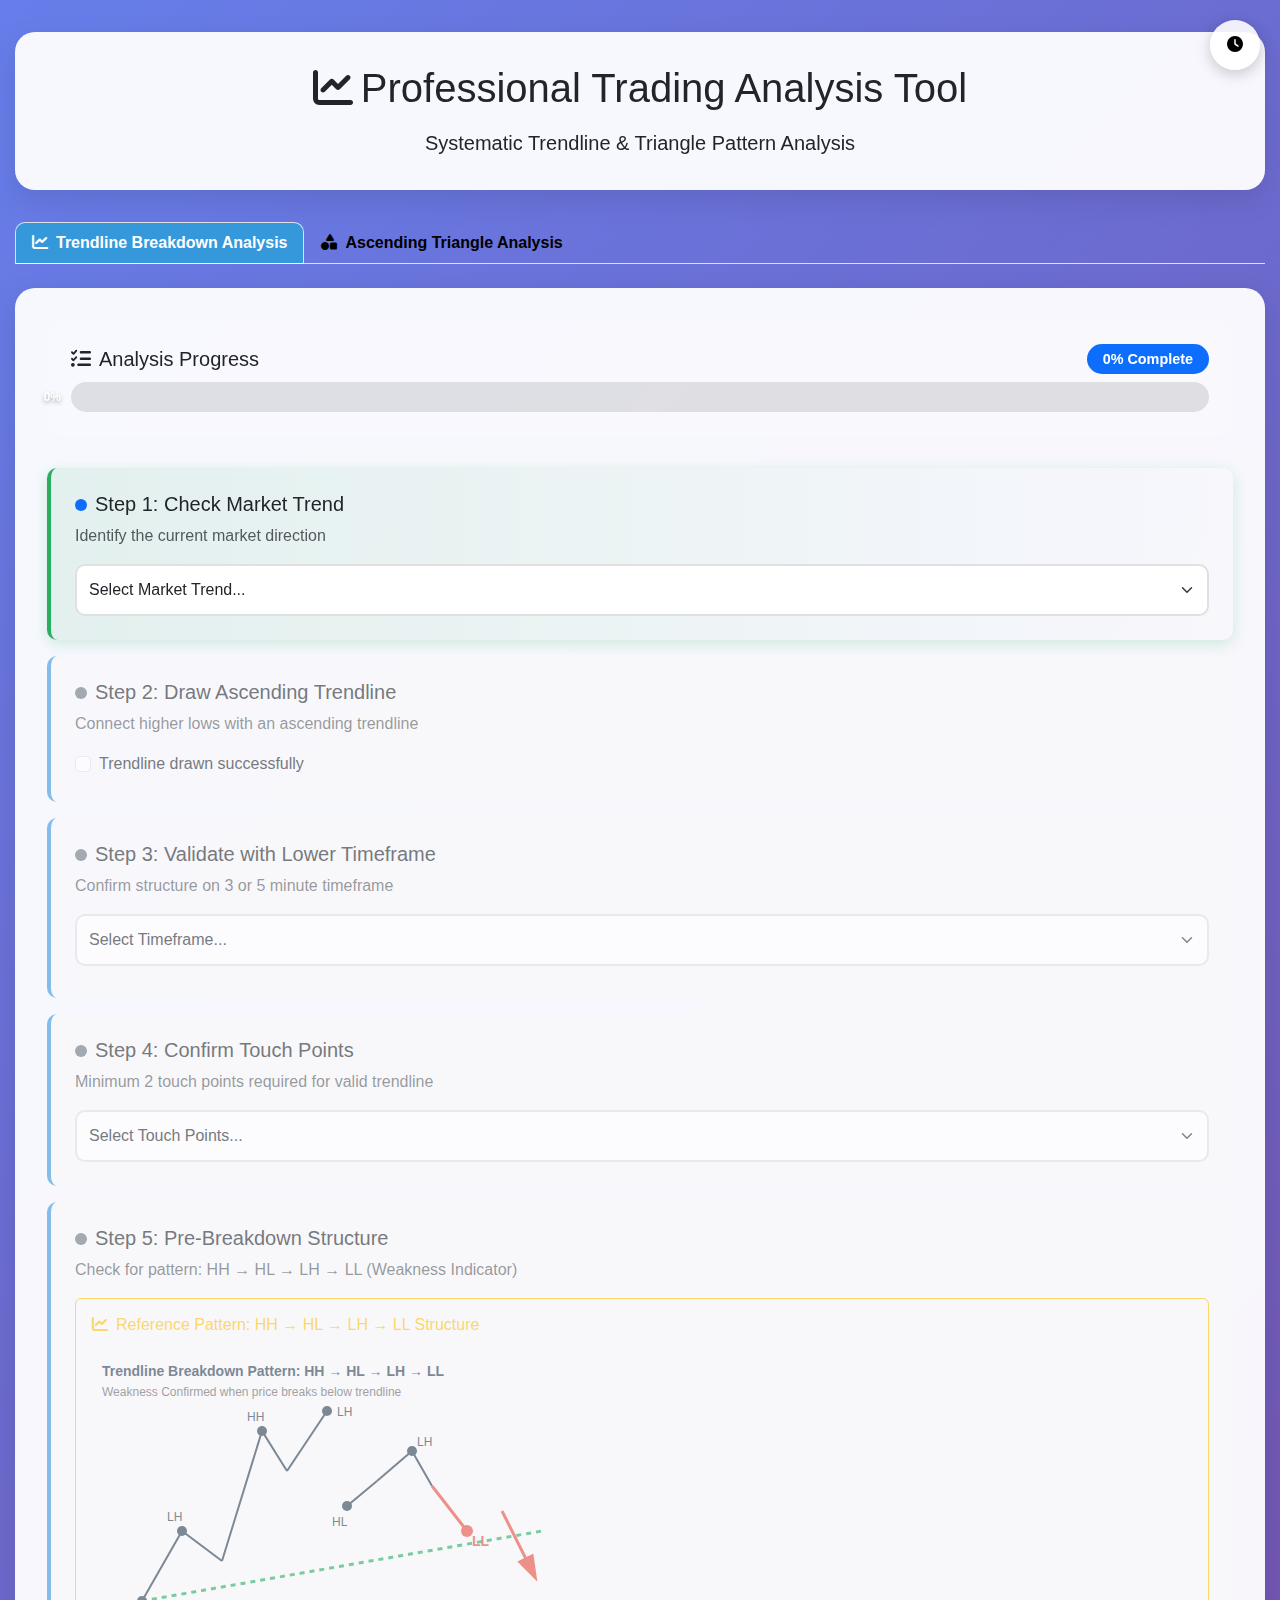
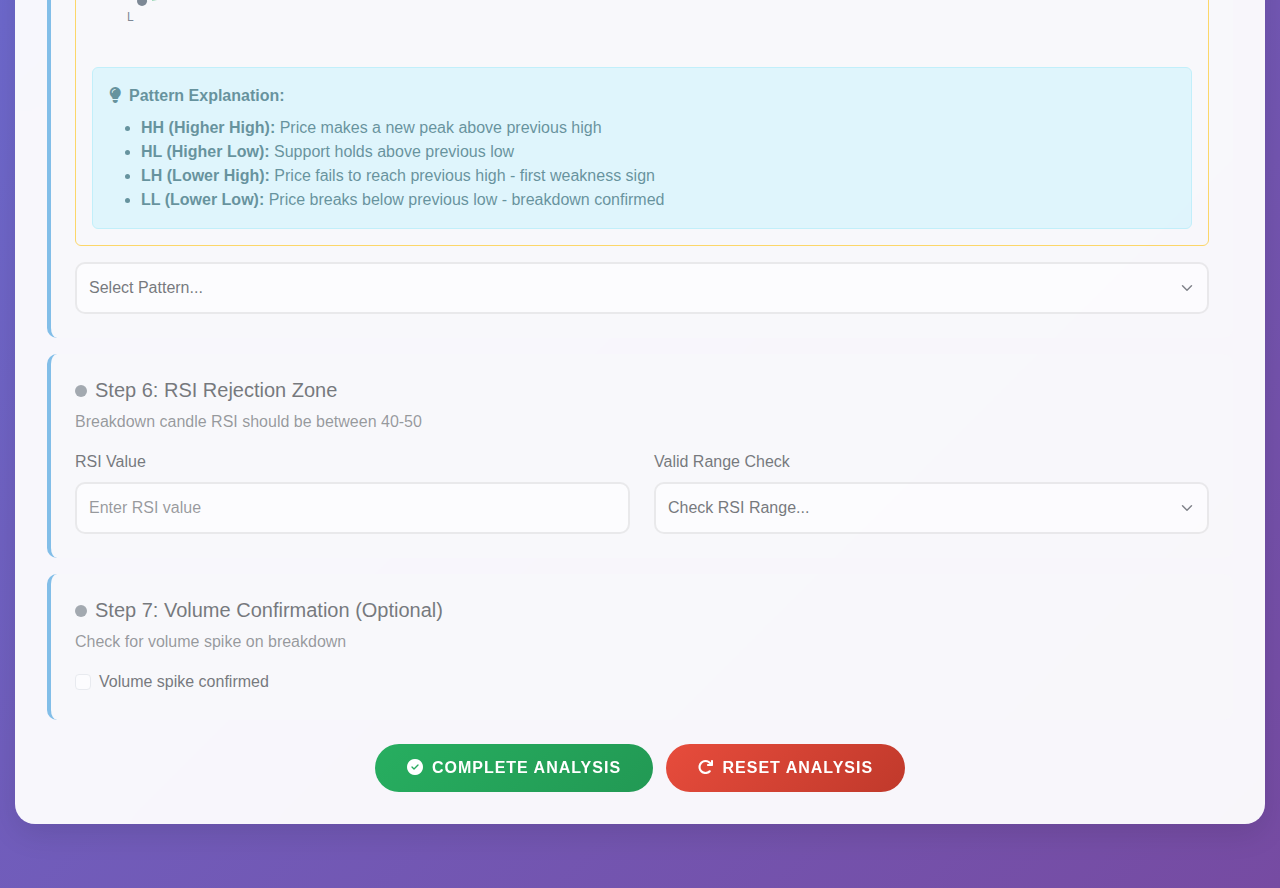
<file: strategy.html>
<!DOCTYPE html>
<html lang="en">
<head>
    <meta charset="UTF-8">
    <meta name="viewport" content="width=device-width, initial-scale=1.0">
    <title>Trading Analysis Tool - Professional Edition</title>
    <link href="https://cdn.jsdelivr.net/npm/bootstrap@5.3.0/dist/css/bootstrap.min.css" rel="stylesheet">
    <link rel="stylesheet" href="https://cdnjs.cloudflare.com/ajax/libs/font-awesome/6.4.0/css/all.min.css">
    <link rel="stylesheet" type="text/css" href="./css/style.css">
    <style>
        :root {
            --primary-color: #2c3e50;
            --secondary-color: #3498db;
            --success-color: #27ae60;
            --danger-color: #e74c3c;
            --warning-color: #f39c12;
            --light-bg: #ecf0f1;
            --dark-bg: #1a1a2e;
            --card-shadow: 0 10px 30px rgba(0,0,0,0.1);
            --transition: all 0.3s cubic-bezier(0.4, 0, 0.2, 1);
        }

        body {
            font-family: 'Segoe UI', Tahoma, Geneva, Verdana, sans-serif;
            background: linear-gradient(135deg, #667eea 0%, #764ba2 100%);
            min-height: 100vh;
            padding: 2rem 0;
            transition: var(--transition);
        }

        body.dark-mode {
            background: linear-gradient(135deg, #1a1a2e 0%, #16213e 100%);
        }

        .main-container {
            max-width: 1400px;
            margin: 0 auto;
            padding: 0 15px;
        }

        .header {
            background: rgba(255, 255, 255, 0.95);
            backdrop-filter: blur(10px);
            border-radius: 20px;
            padding: 2rem;
            margin-bottom: 2rem;
            box-shadow: var(--card-shadow);
            animation: slideDown 0.6s ease-out;
        }

        body.dark-mode .header {
            background: rgba(26, 26, 46, 0.95);
            color: #fff;
        }

        @keyframes slideDown {
            from {
                opacity: 0;
                transform: translateY(-30px);
            }
            to {
                opacity: 1;
                transform: translateY(0);
            }
        }

        .theme-toggle {
            position: fixed;
            top: 20px;
            right: 20px;
            z-index: 1000;
            background: rgba(255, 255, 255, 0.9);
            border: none;
            border-radius: 50%;
            width: 50px;
            height: 50px;
            cursor: pointer;
            box-shadow: 0 4px 15px rgba(0,0,0,0.2);
            transition: var(--transition);
        }

        body.dark-mode .theme-toggle {
            background: rgba(26, 26, 46, 0.9);
            color: #fff;
        }

        .theme-toggle:hover {
            transform: rotate(180deg) scale(1.1);
        }

        .analysis-card {
            background: rgba(255, 255, 255, 0.95);
            backdrop-filter: blur(10px);
            border-radius: 20px;
            padding: 2rem;
            margin-bottom: 2rem;
            box-shadow: var(--card-shadow);
            transition: var(--transition);
            animation: fadeInUp 0.6s ease-out;
        }

        body.dark-mode .analysis-card {
            background: rgba(26, 26, 46, 0.95);
            color: #fff;
        }

        @keyframes fadeInUp {
            from {
                opacity: 0;
                transform: translateY(30px);
            }
            to {
                opacity: 1;
                transform: translateY(0);
            }
        }

        .analysis-card:hover {
            transform: translateY(-5px);
            box-shadow: 0 15px 40px rgba(0,0,0,0.15);
        }

        .step-item {
            background: #f8f9fa;
            border-left: 4px solid var(--secondary-color);
            padding: 1.5rem;
            margin-bottom: 1rem;
            border-radius: 10px;
            transition: var(--transition);
            opacity: 0.6;
        }

        body.dark-mode .step-item {
            background: #16213e;
            border-left-color: var(--secondary-color);
        }

        body.dark-mode .step-item .bg-light {
            background: #1a1a2e !important;
        }

        .step-item.active {
            opacity: 1;
            border-left-color: var(--success-color);
            background: linear-gradient(to right, rgba(39, 174, 96, 0.1), transparent);
            box-shadow: 0 4px 15px rgba(39, 174, 96, 0.2);
        }

        .step-item.completed {
            opacity: 1;
            border-left-color: var(--success-color);
            background: rgba(39, 174, 96, 0.05);
        }

        .step-item.invalid {
            border-left-color: var(--danger-color);
            background: rgba(231, 76, 60, 0.05);
        }

        .form-check-input:checked {
            background-color: var(--success-color);
            border-color: var(--success-color);
        }

        .btn-custom {
            padding: 0.75rem 2rem;
            border-radius: 50px;
            font-weight: 600;
            text-transform: uppercase;
            letter-spacing: 1px;
            transition: var(--transition);
            border: none;
            position: relative;
            overflow: hidden;
        }

        .btn-custom:before {
            content: '';
            position: absolute;
            top: 50%;
            left: 50%;
            width: 0;
            height: 0;
            border-radius: 50%;
            background: rgba(255, 255, 255, 0.3);
            transform: translate(-50%, -50%);
            transition: width 0.6s, height 0.6s;
        }

        .btn-custom:hover:before {
            width: 300px;
            height: 300px;
        }

        .btn-primary-custom {
            background: linear-gradient(135deg, var(--secondary-color), #2980b9);
            color: white;
        }

        .btn-success-custom {
            background: linear-gradient(135deg, var(--success-color), #229954);
            color: white;
        }

        .btn-danger-custom {
            background: linear-gradient(135deg, var(--danger-color), #c0392b);
            color: white;
        }

        .progress-container {
            background: rgba(255, 255, 255, 0.1);
            border-radius: 15px;
            padding: 1.5rem;
            margin-bottom: 2rem;
        }

        .progress {
            height: 30px;
            border-radius: 15px;
            overflow: visible;
            background: rgba(0, 0, 0, 0.1);
        }

        .progress-bar {
            background: linear-gradient(90deg, var(--success-color), #2ecc71);
            border-radius: 15px;
            transition: width 0.6s ease;
            position: relative;
            overflow: visible;
        }

        .progress-label {
            position: absolute;
            right: 10px;
            top: 50%;
            transform: translateY(-50%);
            font-weight: 700;
            color: white;
            text-shadow: 0 2px 4px rgba(0,0,0,0.3);
        }

        .badge-custom {
            padding: 0.5rem 1rem;
            border-radius: 20px;
            font-size: 0.9rem;
            font-weight: 600;
            animation: pulse 2s infinite;
        }

        @keyframes pulse {
            0%, 100% {
                transform: scale(1);
            }
            50% {
                transform: scale(1.05);
            }
        }

        .status-indicator {
            display: inline-block;
            width: 12px;
            height: 12px;
            border-radius: 50%;
            margin-right: 8px;
            animation: blink 1.5s infinite;
        }

        @keyframes blink {
            0%, 100% {
                opacity: 1;
            }
            50% {
                opacity: 0.3;
            }
        }

        .result-card {
            background: linear-gradient(135deg, var(--success-color), #229954);
            color: white;
            border-radius: 20px;
            padding: 2rem;
            text-align: center;
            box-shadow: 0 10px 30px rgba(39, 174, 96, 0.3);
            animation: scaleIn 0.5s ease-out;
        }

        @keyframes scaleIn {
            from {
                transform: scale(0.8);
                opacity: 0;
            }
            to {
                transform: scale(1);
                opacity: 1;
            }
        }

        .nav-tabs .nav-link {
            border-radius: 10px 10px 0 0;
            font-weight: 600;
            transition: var(--transition);
        }

        .nav-tabs .nav-link.active {
            background: var(--secondary-color);
            color: white;
        }

        select.form-select, input.form-control {
            border-radius: 10px;
            border: 2px solid #e0e0e0;
            padding: 0.75rem;
            transition: var(--transition);
        }

        select.form-select:focus, input.form-control:focus {
            border-color: var(--secondary-color);
            box-shadow: 0 0 0 0.2rem rgba(52, 152, 219, 0.25);
        }

        body.dark-mode select.form-select, 
        body.dark-mode input.form-control {
            background: #16213e;
            color: #fff;
            border-color: #2c3e50;
        }

        .info-tooltip {
            cursor: help;
            color: var(--secondary-color);
            margin-left: 5px;
        }

        .modal-content {
            border-radius: 20px;
            border: none;
        }

        .modal-header {
            background: linear-gradient(135deg, var(--secondary-color), #2980b9);
            color: white;
            border-radius: 20px 20px 0 0;
        }

        @media (max-width: 768px) {
            .analysis-card {
                padding: 1.5rem;
            }
            
            .btn-custom {
                padding: 0.6rem 1.5rem;
                font-size: 0.9rem;
            }
        }
    </style>
</head>
<body>
    <button class="theme-toggle" onclick="window.location.href='./watch.html'">
        <i class="fas fa-clock"></i>
    </button>

    <div class="main-container">
        <div class="header text-center">
            <h1 class="mb-3"><i class="fas fa-chart-line me-2"></i>Professional Trading Analysis Tool</h1>
            <p class="lead mb-0">Systematic Trendline & Triangle Pattern Analysis</p>
        </div>

        <ul class="nav nav-tabs mb-4" id="analysisTabs" role="tablist">
            <li class="nav-item" role="presentation">
                <button class="nav-link active" id="trendline-tab" data-bs-toggle="tab" data-bs-target="#trendline" type="button">
                    <i class="fas fa-chart-line me-2"></i>Trendline Breakdown Analysis
                </button>
            </li>
            <li class="nav-item" role="presentation">
                <button class="nav-link" id="triangle-tab" data-bs-toggle="tab" data-bs-target="#triangle" type="button">
                    <i class="fas fa-shapes me-2"></i>Ascending Triangle Analysis
                </button>
            </li>
        </ul>

        <div class="tab-content" id="analysisTabContent">
            <!-- Trendline Breakdown Analysis -->
            <div class="tab-pane fade show active" id="trendline" role="tabpanel">
                <div class="analysis-card">
                    <div class="progress-container">
                        <div class="d-flex justify-content-between align-items-center mb-2">
                            <h5 class="mb-0"><i class="fas fa-tasks me-2"></i>Analysis Progress</h5>
                            <span class="badge bg-primary badge-custom" id="trendlineProgressBadge">0% Complete</span>
                        </div>
                        <div class="progress">
                            <div class="progress-bar" role="progressbar" id="trendlineProgress" style="width: 0%">
                                <span class="progress-label">0%</span>
                            </div>
                        </div>
                    </div>

                    <form id="trendlineForm">
                        <div class="step-item active" data-step="1">
                            <h5><span class="status-indicator bg-primary"></span>Step 1: Check Market Trend</h5>
                            <p class="text-muted mb-3">Identify the current market direction</p>
                            <select class="form-select" id="marketTrend" required>
                                <option value="">Select Market Trend...</option>
                                <option value="uptrend">Uptrend</option>
                                <option value="downtrend">Downtrend</option>
                                <option value="sideways">Sideways</option>
                            </select>
                        </div>

                        <div class="step-item" data-step="2">
                            <h5><span class="status-indicator bg-secondary"></span>Step 2: Draw Ascending Trendline</h5>
                            <p class="text-muted mb-3">Connect higher lows with an ascending trendline</p>
                            <div class="form-check">
                                <input class="form-check-input" type="checkbox" id="trendlineDrawn">
                                <label class="form-check-label" for="trendlineDrawn">
                                    Trendline drawn successfully
                                </label>
                            </div>
                        </div>

                        <div class="step-item" data-step="3">
                            <h5><span class="status-indicator bg-secondary"></span>Step 3: Validate with Lower Timeframe</h5>
                            <p class="text-muted mb-3">Confirm structure on 3 or 5 minute timeframe</p>
                            <select class="form-select mb-2" id="timeframe">
                                <option value="">Select Timeframe...</option>
                                <option value="3min">3 Minutes</option>
                                <option value="5min">5 Minutes</option>
                            </select>
                        </div>

                        <div class="step-item" data-step="4">
                            <h5><span class="status-indicator bg-secondary"></span>Step 4: Confirm Touch Points</h5>
                            <p class="text-muted mb-3">Minimum 2 touch points required for valid trendline</p>
                            <select class="form-select" id="touchPoints">
                                <option value="">Select Touch Points...</option>
                                <option value="less">Less than 2</option>
                                <option value="2">Exactly 2</option>
                                <option value="more">More than 2</option>
                            </select>
                        </div>

                        <div class="step-item" data-step="5">
                            <h5><span class="status-indicator bg-secondary"></span>Step 5: Pre-Breakdown Structure</h5>
                            <p class="text-muted mb-3">Check for pattern: HH → HL → LH → LL (Weakness Indicator)</p>
                            
                            <div class="mb-3 p-3 bg-light rounded border border-warning">
                                <h6 class="mb-3 text-warning"><i class="fas fa-chart-line me-2"></i>Reference Pattern: HH → HL → LH → LL Structure</h6>
                                <img src="[data-uri]" class="img-fluid rounded" alt="Trendline Breakdown Pattern">
                                <div class="alert alert-info mt-3 mb-0">
                                    <strong><i class="fas fa-lightbulb me-2"></i>Pattern Explanation:</strong>
                                    <ul class="mb-0 mt-2">
                                        <li><strong>HH (Higher High):</strong> Price makes a new peak above previous high</li>
                                        <li><strong>HL (Higher Low):</strong> Support holds above previous low</li>
                                        <li><strong>LH (Lower High):</strong> Price fails to reach previous high - first weakness sign</li>
                                        <li><strong>LL (Lower Low):</strong> Price breaks below previous low - breakdown confirmed</li>
                                    </ul>
                                </div>
                            </div>
                            
                            <select class="form-select" id="structurePattern">
                                <option value="">Select Pattern...</option>
                                <option value="yes">Yes - HH → HL → LH → LL confirmed</option>
                                <option value="no">No - Pattern not found</option>
                            </select>
                        </div>

                        <div class="step-item" data-step="6">
                            <h5><span class="status-indicator bg-secondary"></span>Step 6: RSI Rejection Zone</h5>
                            <p class="text-muted mb-3">Breakdown candle RSI should be between 40-50</p>
                            <div class="row">
                                <div class="col-md-6">
                                    <label class="form-label">RSI Value</label>
                                    <input type="number" class="form-control" id="rsiValue" min="0" max="100" placeholder="Enter RSI value">
                                </div>
                                <div class="col-md-6">
                                    <label class="form-label">Valid Range Check</label>
                                    <select class="form-select" id="rsiRange">
                                        <option value="">Check RSI Range...</option>
                                        <option value="yes">Yes - Between 40-50</option>
                                        <option value="no">No - Outside range</option>
                                    </select>
                                </div>
                            </div>
                        </div>

                        <div class="step-item" data-step="7">
                            <h5><span class="status-indicator bg-secondary"></span>Step 7: Volume Confirmation (Optional)</h5>
                            <p class="text-muted mb-3">Check for volume spike on breakdown</p>
                            <div class="form-check">
                                <input class="form-check-input" type="checkbox" id="volumeSpike">
                                <label class="form-check-label" for="volumeSpike">
                                    Volume spike confirmed
                                </label>
                            </div>
                        </div>

                        <div class="text-center mt-4">
                            <button type="button" class="btn btn-custom btn-success-custom me-2" id="completeTrendlineAnalysis">
                                <i class="fas fa-check-circle me-2"></i>Complete Analysis
                            </button>
                            <button type="button" class="btn btn-custom btn-danger-custom" id="resetTrendline">
                                <i class="fas fa-redo me-2"></i>Reset Analysis
                            </button>
                        </div>
                    </form>

                    <div id="trendlineResult" class="mt-4" style="display: none;"></div>
                </div>
            </div>

            <!-- Ascending Triangle Analysis -->
            <div class="tab-pane fade" id="triangle" role="tabpanel">
                <div class="analysis-card">
                    <div class="progress-container">
                        <div class="d-flex justify-content-between align-items-center mb-2">
                            <h5 class="mb-0"><i class="fas fa-tasks me-2"></i>Analysis Progress</h5>
                            <span class="badge bg-primary badge-custom" id="triangleProgressBadge">0% Complete</span>
                        </div>
                        <div class="progress">
                            <div class="progress-bar" role="progressbar" id="triangleProgress" style="width: 0%">
                                <span class="progress-label">0%</span>
                            </div>
                        </div>
                    </div>

                    <form id="triangleForm">
                        <div class="step-item active" data-step="1">
                            <h5><span class="status-indicator bg-primary"></span>Step 1: Check Flat Top Resistance</h5>
                            <p class="text-muted mb-3">Identify confirmed resistance level at the top</p>
                            
                            <div class="mb-3 p-3 bg-light rounded">
                                <h6 class="mb-2"><i class="fas fa-info-circle me-2"></i>Reference Pattern: Ascending Triangle Structure</h6>
                                <img src="[data-uri]" class="img-fluid rounded" alt="Ascending Triangle Pattern">
                            </div>
                            
                            <select class="form-select" id="flatTop">
                                <option value="">Check Flat Top...</option>
                                <option value="yes">Yes - Confirmed Resistance</option>
                                <option value="no">No - Invalid Structure</option>
                            </select>
                        </div>

                        <div class="step-item" data-step="2">
                            <h5><span class="status-indicator bg-secondary"></span>Step 2: Check Higher Lows</h5>
                            <p class="text-muted mb-3">Verify buying pressure with ascending support</p>
                            <select class="form-select" id="higherLows">
                                <option value="">Check Higher Lows...</option>
                                <option value="yes">Yes - Valid Triangle Structure</option>
                                <option value="no">No - Invalid Structure</option>
                            </select>
                        </div>

                        <div class="step-item" data-step="3">
                            <h5><span class="status-indicator bg-secondary"></span>Step 3: Wait for Breakout Candle</h5>
                            <p class="text-muted mb-3">Confirm breakout candle closes above resistance</p>
                            <select class="form-select" id="breakoutCandle">
                                <option value="">Breakout Status...</option>
                                <option value="yes">Yes - Closed Above Resistance</option>
                                <option value="no">No - False Breakout</option>
                            </select>
                        </div>

                        <div class="step-item" data-step="4">
                            <h5><span class="status-indicator bg-secondary"></span>Step 4: Check EMA Position</h5>
                            <p class="text-muted mb-3">Confirm bullish alignment: EMA 9 > EMA 16</p>
                            <select class="form-select" id="emaPosition">
                                <option value="">Check EMA Position...</option>
                                <option value="yes">Yes - EMA 9 > EMA 16 (Bullish)</option>
                                <option value="no">No - Avoid Trade</option>
                            </select>
                        </div>

                        <div class="step-item" data-step="5">
                            <h5><span class="status-indicator bg-secondary"></span>Step 5: Pullback Confirmation (Optional)</h5>
                            <p class="text-muted mb-3">Wait for 2-3 candles pullback for better entry</p>
                            <div class="form-check mb-2">
                                <input class="form-check-input" type="checkbox" id="pullbackConfirmed">
                                <label class="form-check-label" for="pullbackConfirmed">
                                    Pullback confirmed (2-3 candles)
                                </label>
                            </div>
                        </div>

                        <div class="step-item" data-step="6">
                            <h5><span class="status-indicator bg-secondary"></span>Step 6: Entry & Risk Management</h5>
                            <p class="text-muted mb-3">Set entry, stop loss, and target levels</p>
                            <div class="row">
                                <div class="col-md-4 mb-2">
                                    <label class="form-label">Entry Price</label>
                                    <input type="number" class="form-control" id="entryPrice" placeholder="Entry price" step="0.01">
                                </div>
                                <div class="col-md-4 mb-2">
                                    <label class="form-label">Stop Loss</label>
                                    <input type="number" class="form-control" id="stopLoss" placeholder="Stop loss" step="0.01">
                                </div>
                                <div class="col-md-4 mb-2">
                                    <label class="form-label">Target (1:3 R:R)</label>
                                    <input type="number" class="form-control" id="targetPrice" placeholder="Auto-calculated" step="0.01" readonly>
                                </div>
                            </div>
                        </div>

                        <div class="text-center mt-4">
                            <button type="button" class="btn btn-custom btn-success-custom me-2" id="completeTriangleAnalysis">
                                <i class="fas fa-check-circle me-2"></i>Execute Trade
                            </button>
                            <button type="button" class="btn btn-custom btn-danger-custom" id="resetTriangle">
                                <i class="fas fa-redo me-2"></i>Reset Analysis
                            </button>
                        </div>
                    </form>

                    <div id="triangleResult" class="mt-4" style="display: none;"></div>
                </div>
            </div>
        </div>
    </div>

    <!-- Success Modal -->
    <div class="modal fade" id="successModal" tabindex="-1">
        <div class="modal-dialog modal-dialog-centered">
            <div class="modal-content">
                <div class="modal-header">
                    <h5 class="modal-title"><i class="fas fa-check-circle me-2"></i>Analysis Complete</h5>
                    <button type="button" class="btn-close btn-close-white" data-bs-dismiss="modal"></button>
                </div>
                <div class="modal-body text-center py-4">
                    <i class="fas fa-trophy fa-4x text-warning mb-3"></i>
                    <h4 id="modalMessage"></h4>
                    <p class="text-muted" id="modalDetails"></p>
                </div>
                <div class="modal-footer">
                    <button type="button" class="btn btn-custom btn-primary-custom" data-bs-dismiss="modal">Continue</button>
                </div>
            </div>
        </div>
    </div>

    <script src="https://code.jquery.com/jquery-3.6.0.min.js"></script>
    <script src="https://cdn.jsdelivr.net/npm/bootstrap@5.3.0/dist/js/bootstrap.bundle.min.js"></script>
    <script src="./js/app.js"></script>
</body>

</html>
</file>
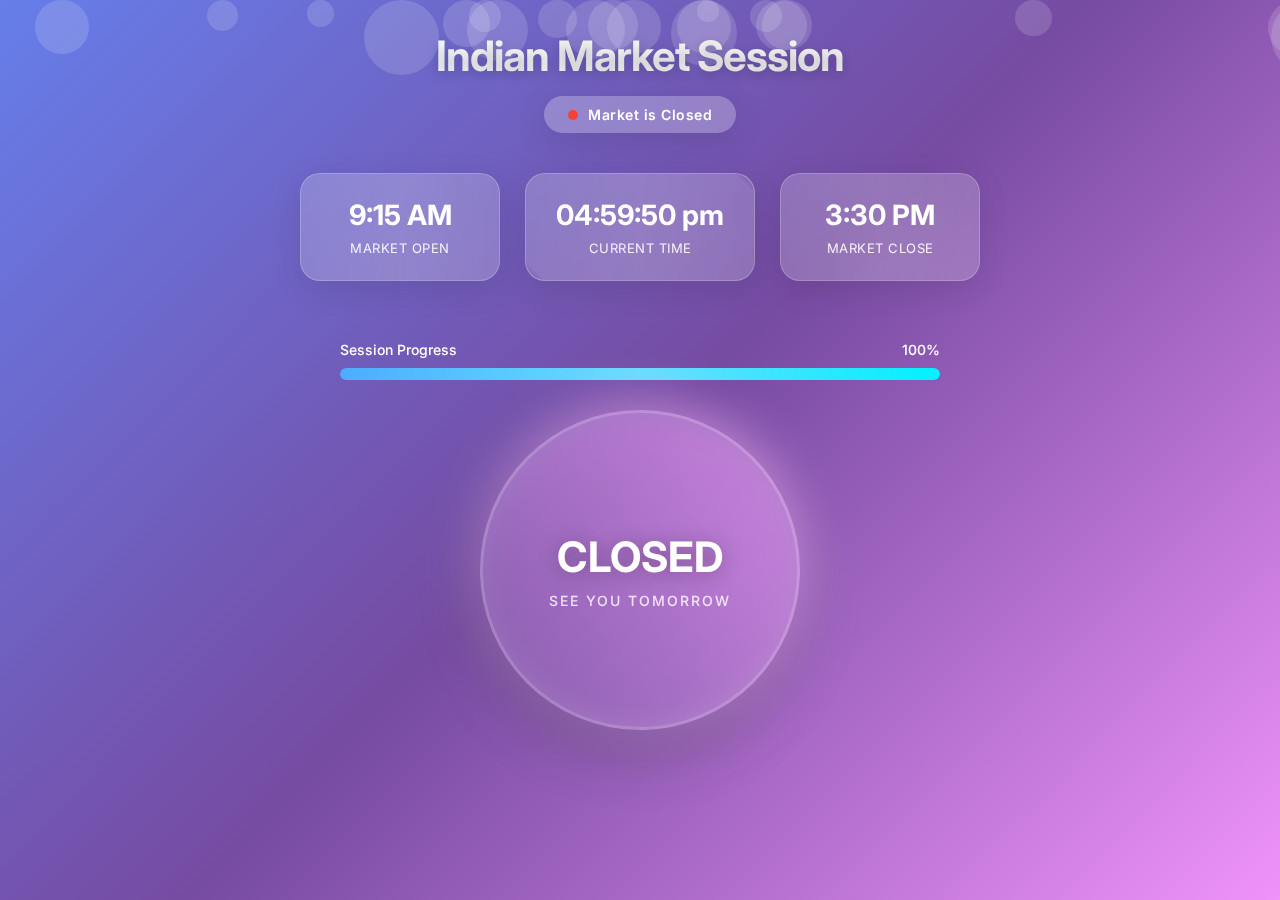
<file: watch.html>
<!DOCTYPE html>
<html lang="en">

<head>
    <meta charset="UTF-8">
    <meta name="viewport" content="width=device-width, initial-scale=1.0">
    <title>Indian Market Session</title>

    <!-- Google Font -->
    <link href="https://fonts.googleapis.com/css2?family=Inter:wght@300;400;600;700&display=swap" rel="stylesheet">

    <style>
        :root {
            --primary: #1A73E8;
            --bg-gradient: linear-gradient(135deg, #667eea 0%, #764ba2 50%, #f093fb 100%);
            --border: #D1D1D1;
            --text-dark: #202124;
            --text-light: #5F6368;

            --card1: linear-gradient(135deg, #667eea 0%, #764ba2 100%);
            --card2: linear-gradient(135deg, #f093fb 0%, #f5576c 100%);
            --card3: linear-gradient(135deg, #4facfe 0%, #00f2fe 100%);
        }

        * {
            box-sizing: border-box;
        }

        body {
            margin: 0;
            padding: 30px;
            background: var(--bg-gradient);
            font-family: "Inter", sans-serif;
            text-align: center;
            min-height: 100vh;
            position: relative;
            overflow-x: hidden;
        }

        /* Animated background particles */
        .particles {
            position: fixed;
            top: 0;
            left: 0;
            width: 100%;
            height: 100%;
            pointer-events: none;
            z-index: 0;
        }

        .particle {
            position: absolute;
            background: rgba(255, 255, 255, 0.15);
            border-radius: 50%;
            animation: float 15s infinite ease-in-out;
        }

        @keyframes float {

            0%,
            100% {
                transform: translateY(0) translateX(0);
                opacity: 0;
            }

            10% {
                opacity: 0.3;
            }

            90% {
                opacity: 0.3;
            }

            100% {
                transform: translateY(-100vh) translateX(50px);
                opacity: 0;
            }
        }

        .content-wrapper {
            position: relative;
            z-index: 1;
        }

        /* Title with gradient text */
        .title {
            font-size: 42px;
            font-weight: 700;
            margin-bottom: 15px;
            background: linear-gradient(90deg, #fff, #f0f0f0);
            -webkit-background-clip: text;
            -webkit-text-fill-color: transparent;
            background-clip: text;
            animation: fadeInDown 0.6s ease-out;
            text-shadow: 0 4px 12px rgba(0, 0, 0, 0.2);
            letter-spacing: -1px;
        }

        .subtitle {
            color: rgba(255, 255, 255, 0.9);
            font-size: 16px;
            margin-bottom: 50px;
            animation: fadeIn 0.8s ease-out 0.3s both;
        }

        @keyframes fadeInDown {
            from {
                opacity: 0;
                transform: translateY(-30px);
            }

            to {
                opacity: 1;
                transform: translateY(0);
            }
        }

        @keyframes fadeIn {
            from {
                opacity: 0;
            }

            to {
                opacity: 1;
            }
        }

        /* Market Status Badge */
        .status-badge {
            display: inline-flex;
            align-items: center;
            padding: 10px 24px;
            border-radius: 25px;
            background: rgba(255, 255, 255, 0.25);
            backdrop-filter: blur(10px);
            margin-bottom: 40px;
            animation: fadeIn 0.8s ease-out 0.5s both;
            box-shadow: 0 8px 32px rgba(0, 0, 0, 0.1);
        }

        .status-dot {
            width: 10px;
            height: 10px;
            border-radius: 50%;
            margin-right: 10px;
            animation: pulse-dot 2s ease-in-out infinite;
        }

        @keyframes pulse-dot {

            0%,
            100% {
                transform: scale(1);
                opacity: 1;
            }

            50% {
                transform: scale(1.2);
                opacity: 0.7;
            }
        }

        .status-text {
            color: white;
            font-weight: 600;
            font-size: 14px;
            letter-spacing: 0.5px;
        }

        /* Info Box Row */
        .info-row {
            display: flex;
            justify-content: center;
            gap: 25px;
            flex-wrap: wrap;
            margin-bottom: 60px;
            animation: fadeIn 0.8s ease-out 0.2s both;
        }

        /* Glass morphism Cards */
        .info-card {
            padding: 24px 30px;
            border-radius: 20px;
            min-width: 200px;
            background: rgba(255, 255, 255, 0.15);
            backdrop-filter: blur(10px);
            border: 1px solid rgba(255, 255, 255, 0.25);
            box-shadow: 0 8px 32px rgba(0, 0, 0, 0.1);
            transition: all 0.3s ease;
            font-size: 28px;
            font-weight: 700;
            color: white;
            position: relative;
            overflow: hidden;
        }

        .info-card::before {
            content: '';
            position: absolute;
            top: -50%;
            left: -50%;
            width: 200%;
            height: 200%;
            background: linear-gradient(45deg, transparent, rgba(255, 255, 255, 0.1), transparent);
            transform: rotate(45deg);
            transition: 0.5s;
        }

        .info-card:hover::before {
            left: 100%;
        }

        .info-card:hover {
            transform: translateY(-8px) scale(1.02);
            box-shadow: 0 12px 48px rgba(0, 0, 0, 0.2);
            border: 1px solid rgba(255, 255, 255, 0.4);
        }

        .info-card .icon {
            font-size: 32px;
            margin-bottom: 10px;
            display: block;
        }

        /* Circle Timer - Enhanced */
        .circle-container {
            position: relative;
            display: inline-block;
            animation: fadeIn 1s ease-out 0.6s both;
        }

        .circle {
            width: 320px;
            height: 320px;
            margin: auto;
            border-radius: 50%;
            background: rgba(255, 255, 255, 0.2);
            backdrop-filter: blur(15px);
            box-shadow:
                0 0 60px rgba(255, 255, 255, 0.3),
                0 20px 60px rgba(0, 0, 0, 0.3),
                inset 0 0 30px rgba(255, 255, 255, 0.1);
            border: 3px solid rgba(255, 255, 255, 0.3);
            display: flex;
            flex-direction: column;
            justify-content: center;
            align-items: center;
            font-size: 42px;
            font-weight: 700;
            color: white;
            animation: pulse-ring 3s ease-in-out infinite;
            transition: all 0.4s ease;
            position: relative;
        }

        .circle::before {
            content: '';
            position: absolute;
            inset: -10px;
            border-radius: 50%;
            background: linear-gradient(45deg, #667eea, #764ba2, #f093fb, #667eea);
            background-size: 300% 300%;
            animation: gradient-rotate 4s ease infinite;
            z-index: -1;
            filter: blur(20px);
            opacity: 0.6;
        }

        @keyframes gradient-rotate {
            0% {
                background-position: 0% 50%;
            }

            50% {
                background-position: 100% 50%;
            }

            100% {
                background-position: 0% 50%;
            }
        }

        .circle:hover {
            transform: scale(1.05) rotate(2deg);
            box-shadow:
                0 0 80px rgba(255, 255, 255, 0.4),
                0 25px 80px rgba(0, 0, 0, 0.4),
                inset 0 0 40px rgba(255, 255, 255, 0.15);
        }

        @keyframes pulse-ring {

            0%,
            100% {
                box-shadow:
                    0 0 60px rgba(255, 255, 255, 0.3),
                    0 20px 60px rgba(0, 0, 0, 0.3),
                    inset 0 0 30px rgba(255, 255, 255, 0.1),
                    0 0 0 0 rgba(255, 255, 255, 0.4);
            }

            50% {
                box-shadow:
                    0 0 60px rgba(255, 255, 255, 0.3),
                    0 20px 60px rgba(0, 0, 0, 0.3),
                    inset 0 0 30px rgba(255, 255, 255, 0.1),
                    0 0 0 20px rgba(255, 255, 255, 0);
            }
        }

        .circle-label {
            font-size: 14px;
            font-weight: 500;
            color: rgba(255, 255, 255, 0.8);
            margin-top: 10px;
            letter-spacing: 2px;
            text-transform: uppercase;
        }

        .subtext {
            font-size: 13px;
            font-weight: 400;
            color: rgba(255, 255, 255, 0.9);
            margin-top: 8px;
            letter-spacing: 0.5px;
            text-transform: uppercase;
        }

        /* Progress bar */
        .progress-container {
            width: 80%;
            max-width: 600px;
            margin: 50px auto 30px;
            animation: fadeIn 1s ease-out 0.8s both;
        }

        .progress-label {
            color: white;
            font-size: 14px;
            margin-bottom: 10px;
            display: flex;
            justify-content: space-between;
            font-weight: 500;
        }

        .progress-bar {
            width: 100%;
            height: 12px;
            background: rgba(255, 255, 255, 0.2);
            border-radius: 20px;
            overflow: hidden;
            box-shadow: inset 0 2px 8px rgba(0, 0, 0, 0.2);
        }

        .progress-fill {
            height: 100%;
            background: linear-gradient(90deg, #4facfe, #00f2fe);
            border-radius: 20px;
            transition: width 1s ease;
            box-shadow: 0 0 20px rgba(79, 172, 254, 0.6);
            position: relative;
            overflow: hidden;
        }

        .progress-fill::after {
            content: '';
            position: absolute;
            top: 0;
            left: 0;
            right: 0;
            bottom: 0;
            background: linear-gradient(90deg, transparent, rgba(255, 255, 255, 0.3), transparent);
            animation: shimmer-progress 2s infinite;
        }

        @keyframes shimmer-progress {
            0% {
                transform: translateX(-100%);
            }

            100% {
                transform: translateX(100%);
            }
        }

        /* Smooth number transitions */
        #remainingTime {
            transition: all 0.3s ease;
            text-shadow: 0 2px 20px rgba(0, 0, 0, 0.3);
        }

        /* Responsive shimmer effect on live clock */
        @keyframes shimmer {
            0% {
                background-position: -200% center;
            }

            100% {
                background-position: 200% center;
            }
        }

        #currentTime {
            display: inline-block;
            position: relative;
        }

        /* Mobile Responsive */
        @media (max-width: 768px) {
            .title {
                font-size: 32px;
            }

            .circle {
                width: 260px;
                height: 260px;
                font-size: 32px;
            }

            .info-card {
                min-width: 150px;
                font-size: 22px;
            }
        }
    </style>
</head>

<body>
    <!-- Animated background particles -->
    <div class="particles" id="particles"></div>

    <div class="content-wrapper">
        <div class="title">Indian Market Session</div>

        <!-- Market Status Badge -->
        <div class="status-badge">
            <div class="status-dot" id="statusDot"></div>
            <div class="status-text" id="statusText">Loading...</div>
        </div>

        <div class="info-row">
            <div class="info-card">
                9:15 AM
                <div class="subtext">Market Open</div>
            </div>

            <div class="info-card">
                <span id="currentTime"></span>
                <div class="subtext">Current Time</div>
            </div>

            <div class="info-card">
                3:30 PM
                <div class="subtext">Market Close</div>
            </div>
        </div>

        <!-- Progress Bar -->
        <div class="progress-container">
            <div class="progress-label">
                <span>Session Progress</span>
                <span id="progressPercent">0%</span>
            </div>
            <div class="progress-bar">
                <div class="progress-fill" id="progressFill"></div>
            </div>
        </div>

        <!-- Main Timer Circle -->
        <div class="circle-container">
            <div class="circle">
                <span id="remainingTime">Loading...</span>
                <span class="circle-label" id="circleLabel">Time Remaining</span>
            </div>
        </div>
    </div>

    <script>
        // Create floating particles
        function createParticles() {
            const particlesContainer = document.getElementById('particles');
            for (let i = 0; i < 20; i++) {
                const particle = document.createElement('div');
                particle.className = 'particle';
                particle.style.width = Math.random() * 60 + 20 + 'px';
                particle.style.height = particle.style.width;
                particle.style.left = Math.random() * 100 + '%';
                particle.style.animationDelay = Math.random() * 15 + 's';
                particle.style.animationDuration = Math.random() * 10 + 15 + 's';
                particlesContainer.appendChild(particle);
            }
        }

        createParticles();

        function updateMarketSession() {
            const now = new Date();

            let open = new Date(now);
            open.setHours(9, 15, 0, 0);

            let close = new Date(now);
            close.setHours(15, 30, 0, 0);

            // Update current time
            document.getElementById("currentTime").innerText =
                now.toLocaleTimeString("en-IN", { hour: '2-digit', minute: '2-digit', second: '2-digit', hour12: true });

            let remaining = document.getElementById("remainingTime");
            let statusDot = document.getElementById("statusDot");
            let statusText = document.getElementById("statusText");
            let circleLabel = document.getElementById("circleLabel");
            let progressFill = document.getElementById("progressFill");
            let progressPercent = document.getElementById("progressPercent");

            const totalMarketTime = close - open;

            if (now < open) {
                // Before market opens
                remaining.textContent = formatTime(open - now);
                statusDot.style.background = "#FF9800";
                statusText.textContent = "Market Opens Soon";
                circleLabel.textContent = "Opens In";
                progressFill.style.width = "0%";
                progressPercent.textContent = "0%";
            }
            else if (now >= open && now <= close) {
                // Market is open
                remaining.textContent = formatTime(close - now);
                statusDot.style.background = "#4CAF50";
                statusText.textContent = "Market is Open";
                circleLabel.textContent = "Closes In";

                // Calculate progress
                const elapsed = now - open;
                const progress = (elapsed / totalMarketTime) * 100;
                progressFill.style.width = progress + "%";
                progressPercent.textContent = Math.round(progress) + "%";
            }
            else {
                // Market closed
                remaining.textContent = "CLOSED";
                statusDot.style.background = "#F44336";
                statusText.textContent = "Market is Closed";
                circleLabel.textContent = "See You Tomorrow";
                progressFill.style.width = "100%";
                progressPercent.textContent = "100%";
            }
        }

        function formatTime(ms) {
            let h = Math.floor(ms / 3600000);
            let m = Math.floor((ms % 3600000) / 60000);
            let s = Math.floor((ms % 60000) / 1000);
            return `${String(h).padStart(2, '0')}:${String(m).padStart(2, '0')}:${String(s).padStart(2, '0')}`;
        }

        setInterval(updateMarketSession, 1000);
        updateMarketSession();
    </script>

</body>

</html>
</file>
<file: css/style.css>
:root {
    --primary-color: #2c3e50;
    --secondary-color: #3498db;
    --success-color: #27ae60;
    --danger-color: #e74c3c;
    --warning-color: #f39c12;
    --light-bg: #ecf0f1;
    --dark-bg: #1a1a2e;
    --card-shadow: 0 10px 30px rgba(0,0,0,0.1);
    --transition: all 0.3s cubic-bezier(0.4, 0, 0.2, 1);
}

body {
    font-family: 'Segoe UI', Tahoma, Geneva, Verdana, sans-serif;
    background: linear-gradient(135deg, #667eea 0%, #764ba2 100%);
    min-height: 100vh;
    padding: 2rem 0;
    transition: var(--transition);
}

body.dark-mode {
    background: linear-gradient(135deg, #1a1a2e 0%, #16213e 100%);
}

.main-container {
    max-width: 1400px;
    margin: 0 auto;
    padding: 0 15px;
}

.header {
    background: rgba(255, 255, 255, 0.95);
    backdrop-filter: blur(10px);
    border-radius: 20px;
    padding: 2rem;
    margin-bottom: 2rem;
    box-shadow: var(--card-shadow);
    animation: slideDown 0.6s ease-out;
}

body.dark-mode .header {
    background: rgba(26, 26, 46, 0.95);
    color: #fff;
}

@keyframes slideDown {
    from {
        opacity: 0;
        transform: translateY(-30px);
    }
    to {
        opacity: 1;
        transform: translateY(0);
    }
}

.theme-toggle {
    position: fixed;
    top: 20px;
    right: 20px;
    z-index: 1000;
    background: rgba(255, 255, 255, 0.9);
    border: none;
    border-radius: 50%;
    width: 50px;
    height: 50px;
    cursor: pointer;
    box-shadow: 0 4px 15px rgba(0,0,0,0.2);
    transition: var(--transition);
}

body.dark-mode .theme-toggle {
    background: rgba(26, 26, 46, 0.9);
    color: #fff;
}

.theme-toggle:hover {
    transform: rotate(180deg) scale(1.1);
}

.analysis-card {
    background: rgba(255, 255, 255, 0.95);
    backdrop-filter: blur(10px);
    border-radius: 20px;
    padding: 2rem;
    margin-bottom: 2rem;
    box-shadow: var(--card-shadow);
    transition: var(--transition);
    animation: fadeInUp 0.6s ease-out;
}

body.dark-mode .analysis-card {
    background: rgba(26, 26, 46, 0.95);
    color: #fff;
}

@keyframes fadeInUp {
    from {
        opacity: 0;
        transform: translateY(30px);
    }
    to {
        opacity: 1;
        transform: translateY(0);
    }
}

.analysis-card:hover {
    transform: translateY(-5px);
    box-shadow: 0 15px 40px rgba(0,0,0,0.15);
}

.step-item {
    background: #f8f9fa;
    border-left: 4px solid var(--secondary-color);
    padding: 1.5rem;
    margin-bottom: 1rem;
    border-radius: 10px;
    transition: var(--transition);
    opacity: 0.6;
}

body.dark-mode .step-item {
    background: #16213e;
    border-left-color: var(--secondary-color);
}

body.dark-mode .step-item .bg-light {
    background: #1a1a2e !important;
}

.step-item.active {
    opacity: 1;
    border-left-color: var(--success-color);
    background: linear-gradient(to right, rgba(39, 174, 96, 0.1), transparent);
    box-shadow: 0 4px 15px rgba(39, 174, 96, 0.2);
}

.step-item.completed {
    opacity: 1;
    border-left-color: var(--success-color);
    background: rgba(39, 174, 96, 0.05);
}

.step-item.invalid {
    border-left-color: var(--danger-color);
    background: rgba(231, 76, 60, 0.05);
}

.form-check-input:checked {
    background-color: var(--success-color);
    border-color: var(--success-color);
}

.btn-custom {
    padding: 0.75rem 2rem;
    border-radius: 50px;
    font-weight: 600;
    text-transform: uppercase;
    letter-spacing: 1px;
    transition: var(--transition);
    border: none;
    position: relative;
    overflow: hidden;
}

.btn-custom:before {
    content: '';
    position: absolute;
    top: 50%;
    left: 50%;
    width: 0;
    height: 0;
    border-radius: 50%;
    background: rgba(255, 255, 255, 0.3);
    transform: translate(-50%, -50%);
    transition: width 0.6s, height 0.6s;
}

.btn-custom:hover:before {
    width: 300px;
    height: 300px;
}

.btn-primary-custom {
    background: linear-gradient(135deg, var(--secondary-color), #2980b9);
    color: white;
}

.btn-success-custom {
    background: linear-gradient(135deg, var(--success-color), #229954);
    color: white;
}

.btn-danger-custom {
    background: linear-gradient(135deg, var(--danger-color), #c0392b);
    color: white;
}

.progress-container {
    background: rgba(255, 255, 255, 0.1);
    border-radius: 15px;
    padding: 1.5rem;
    margin-bottom: 2rem;
}

.progress {
    height: 30px;
    border-radius: 15px;
    overflow: visible;
    background: rgba(0, 0, 0, 0.1);
}

.progress-bar {
    background: linear-gradient(90deg, var(--success-color), #2ecc71);
    border-radius: 15px;
    transition: width 0.6s ease;
    position: relative;
    overflow: visible;
}

.progress-label {
    position: absolute;
    right: 10px;
    top: 50%;
    transform: translateY(-50%);
    font-weight: 700;
    color: white;
    text-shadow: 0 2px 4px rgba(0,0,0,0.3);
}

.badge-custom {
    padding: 0.5rem 1rem;
    border-radius: 20px;
    font-size: 0.9rem;
    font-weight: 600;
    animation: pulse 2s infinite;
}

@keyframes pulse {
    0%, 100% {
        transform: scale(1);
    }
    50% {
        transform: scale(1.05);
    }
}

.status-indicator {
    display: inline-block;
    width: 12px;
    height: 12px;
    border-radius: 50%;
    margin-right: 8px;
    animation: blink 1.5s infinite;
}

@keyframes blink {
    0%, 100% {
        opacity: 1;
    }
    50% {
        opacity: 0.3;
    }
}

.result-card {
    background: linear-gradient(135deg, var(--success-color), #229954);
    color: white;
    border-radius: 20px;
    padding: 2rem;
    text-align: center;
    box-shadow: 0 10px 30px rgba(39, 174, 96, 0.3);
    animation: scaleIn 0.5s ease-out;
}

@keyframes scaleIn {
    from {
        transform: scale(0.8);
        opacity: 0;
    }
    to {
        transform: scale(1);
        opacity: 1;
    }
}

.nav-tabs .nav-link {
    border-radius: 10px 10px 0 0;
    font-weight: 600;
    transition: var(--transition);
    color: black;
}

.nav-tabs .nav-link.active {
    background: var(--secondary-color);
    color: white;
}

select.form-select, input.form-control {
    border-radius: 10px;
    border: 2px solid #e0e0e0;
    padding: 0.75rem;
    transition: var(--transition);
}

select.form-select:focus, input.form-control:focus {
    border-color: var(--secondary-color);
    box-shadow: 0 0 0 0.2rem rgba(52, 152, 219, 0.25);
}

body.dark-mode select.form-select, 
body.dark-mode input.form-control {
    background: #16213e;
    color: #fff;
    border-color: #2c3e50;
}

.info-tooltip {
    cursor: help;
    color: var(--secondary-color);
    margin-left: 5px;
}

.modal-content {
    border-radius: 20px;
    border: none;
}

.modal-header {
    background: linear-gradient(135deg, var(--secondary-color), #2980b9);
    color: white;
    border-radius: 20px 20px 0 0;
}

@media (max-width: 768px) {
    .analysis-card {
        padding: 1.5rem;
    }
    
    .btn-custom {
        padding: 0.6rem 1.5rem;
        font-size: 0.9rem;
    }
}
</file>
